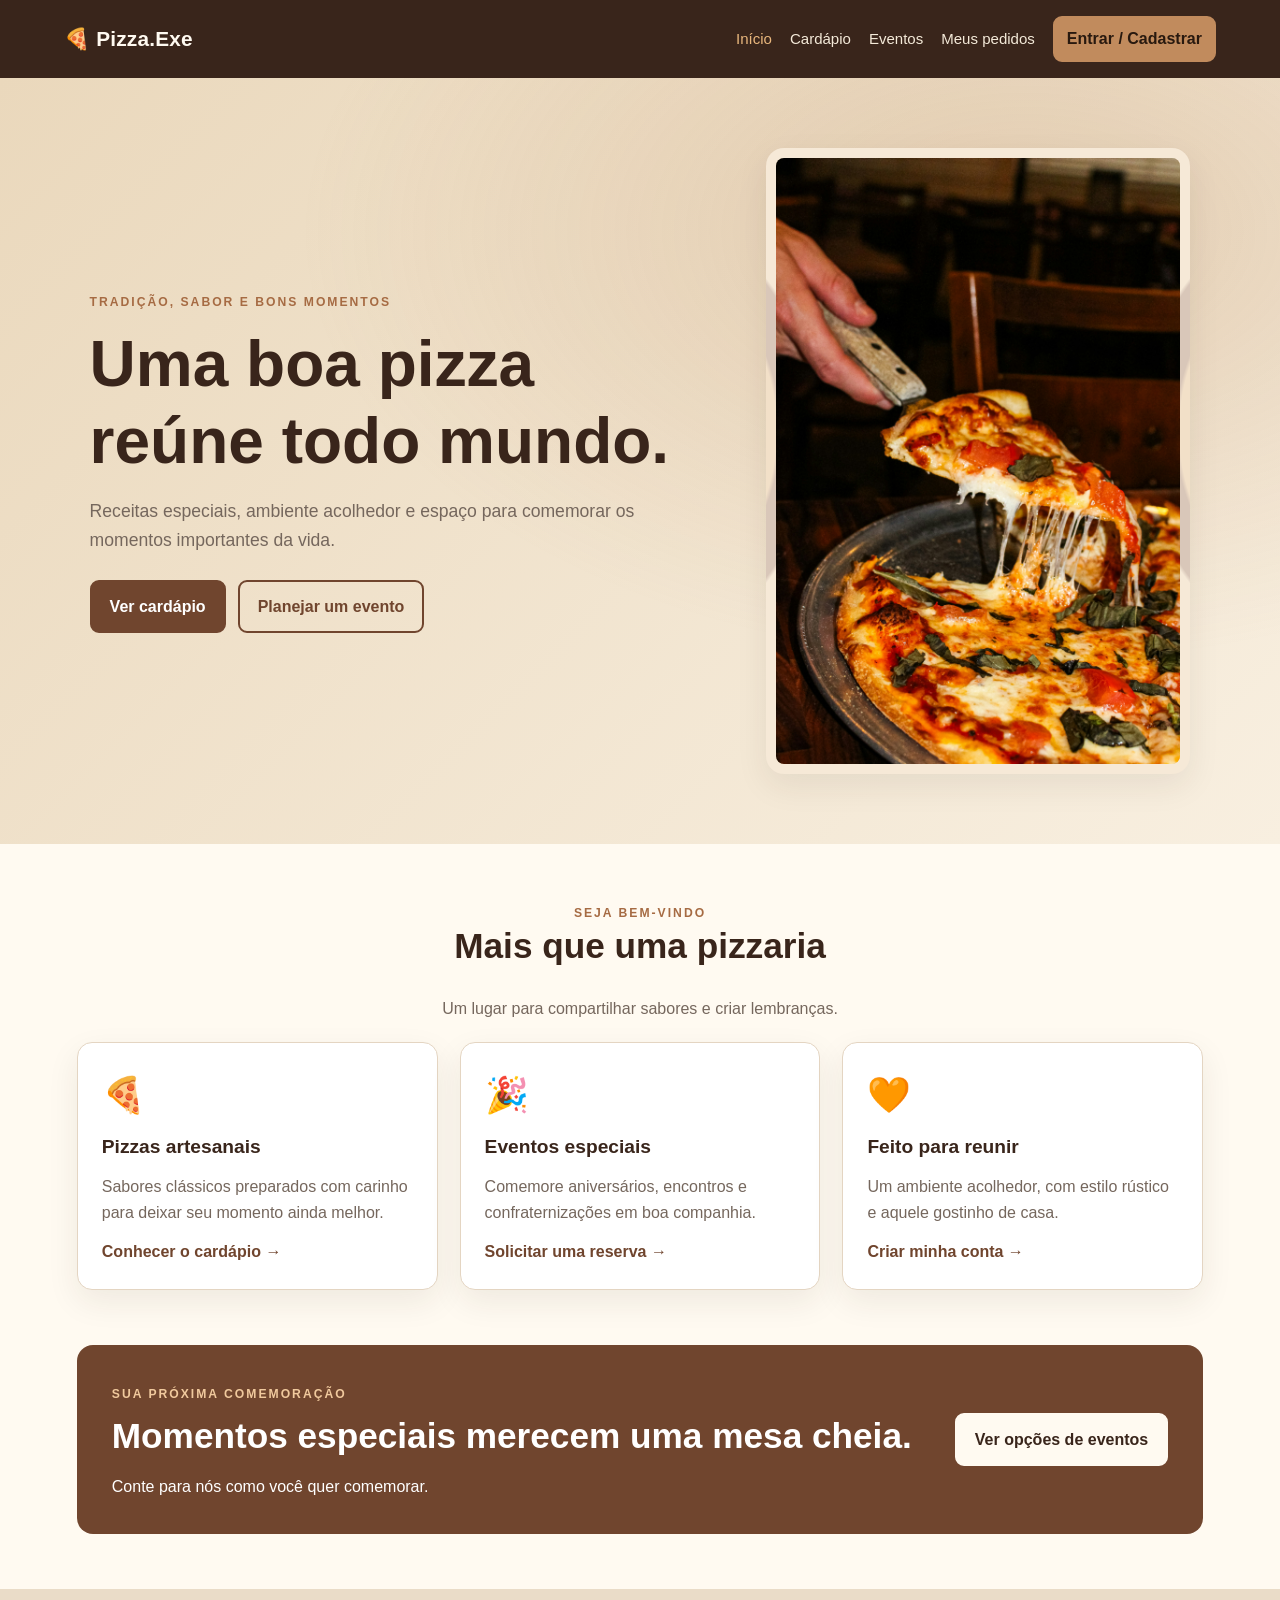
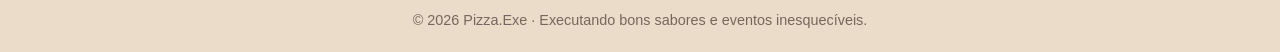
<file: index.html>
<!DOCTYPE html>
<html lang="pt-BR">

<head>
    <meta charset="UTF-8">
    <meta name="viewport" content="width=device-width, initial-scale=1.0">
    <title>Pizza.Exe | Início</title>
    <link rel="stylesheet" href="style.css">
    <script src="js/comum.js" defer></script>
</head>

<body>
    <!-- Cabeçalho compartilhado entre as telas -->
    <header class="cabecalho">
        <a class="logo" href="index.html">🍕 Pizza.Exe</a>
        <nav>
            <a class="ativo" href="index.html">Início</a>
            <a href="sistema.html">Cardápio</a>
            <a href="eventos.html">Eventos</a>
            <a href="pedidos.html">Meus pedidos</a>
            <a class="botao botao-pequeno" href="login.html">Entrar / Cadastrar</a>
        </nav>
    </header>

    <main>
        <!-- Apresentação principal -->
        <section class="hero">
            <div class="hero-texto">
                <span class="etiqueta">TRADIÇÃO, SABOR E BONS MOMENTOS</span>
                <h1>Uma boa pizza reúne todo mundo.</h1>
                <p>Receitas especiais, ambiente acolhedor e espaço para comemorar os momentos importantes da vida.</p>

                <div class="acoes">
                    <a class="botao" href="sistema.html">Ver cardápio</a>
                    <a class="botao botao-contorno" href="eventos.html">Planejar um evento</a>
                </div>
            </div>

            <!-- Foto principal da pizzaria -->
            <div class="hero-imagem">
                <img src="imagens/pizza-principal.jpg" alt="Pizza artesanal recém-assada">
            </div>
        </section>

        <section class="secao">
            <div class="titulo-secao">
                <span class="etiqueta">SEJA BEM-VINDO</span>
                <h2>Mais que uma pizzaria</h2>
                <p>Um lugar para compartilhar sabores e criar lembranças.</p>
            </div>

            <div class="grade grade-3">
                <article class="cartao">
                    <div class="icone">🍕</div>
                    <h3>Pizzas artesanais</h3>
                    <p>Sabores clássicos preparados com carinho para deixar seu momento ainda melhor.</p>
                    <a class="link" href="sistema.html">Conhecer o cardápio →</a>
                </article>

                <article class="cartao">
                    <div class="icone">🎉</div>
                    <h3>Eventos especiais</h3>
                    <p>Comemore aniversários, encontros e confraternizações em boa companhia.</p>
                    <a class="link" href="eventos.html">Solicitar uma reserva →</a>
                </article>

                <article class="cartao">
                    <div class="icone">🧡</div>
                    <h3>Feito para reunir</h3>
                    <p>Um ambiente acolhedor, com estilo rústico e aquele gostinho de casa.</p>
                    <a class="link" href="login.html">Criar minha conta →</a>
                </article>
            </div>
        </section>

        <!-- Faixa para divulgar eventos -->
        <section class="faixa">
            <div>
                <span class="etiqueta">SUA PRÓXIMA COMEMORAÇÃO</span>
                <h2>Momentos especiais merecem uma mesa cheia.</h2>
                <p>Conte para nós como você quer comemorar.</p>
            </div>

            <a class="botao botao-claro" href="eventos.html">Ver opções de eventos</a>
        </section>

    </main>

    <footer>
        <p>© 2026 Pizza.Exe · Executando bons sabores e eventos inesquecíveis.</p>
    </footer>
</body>

</html>
</file>
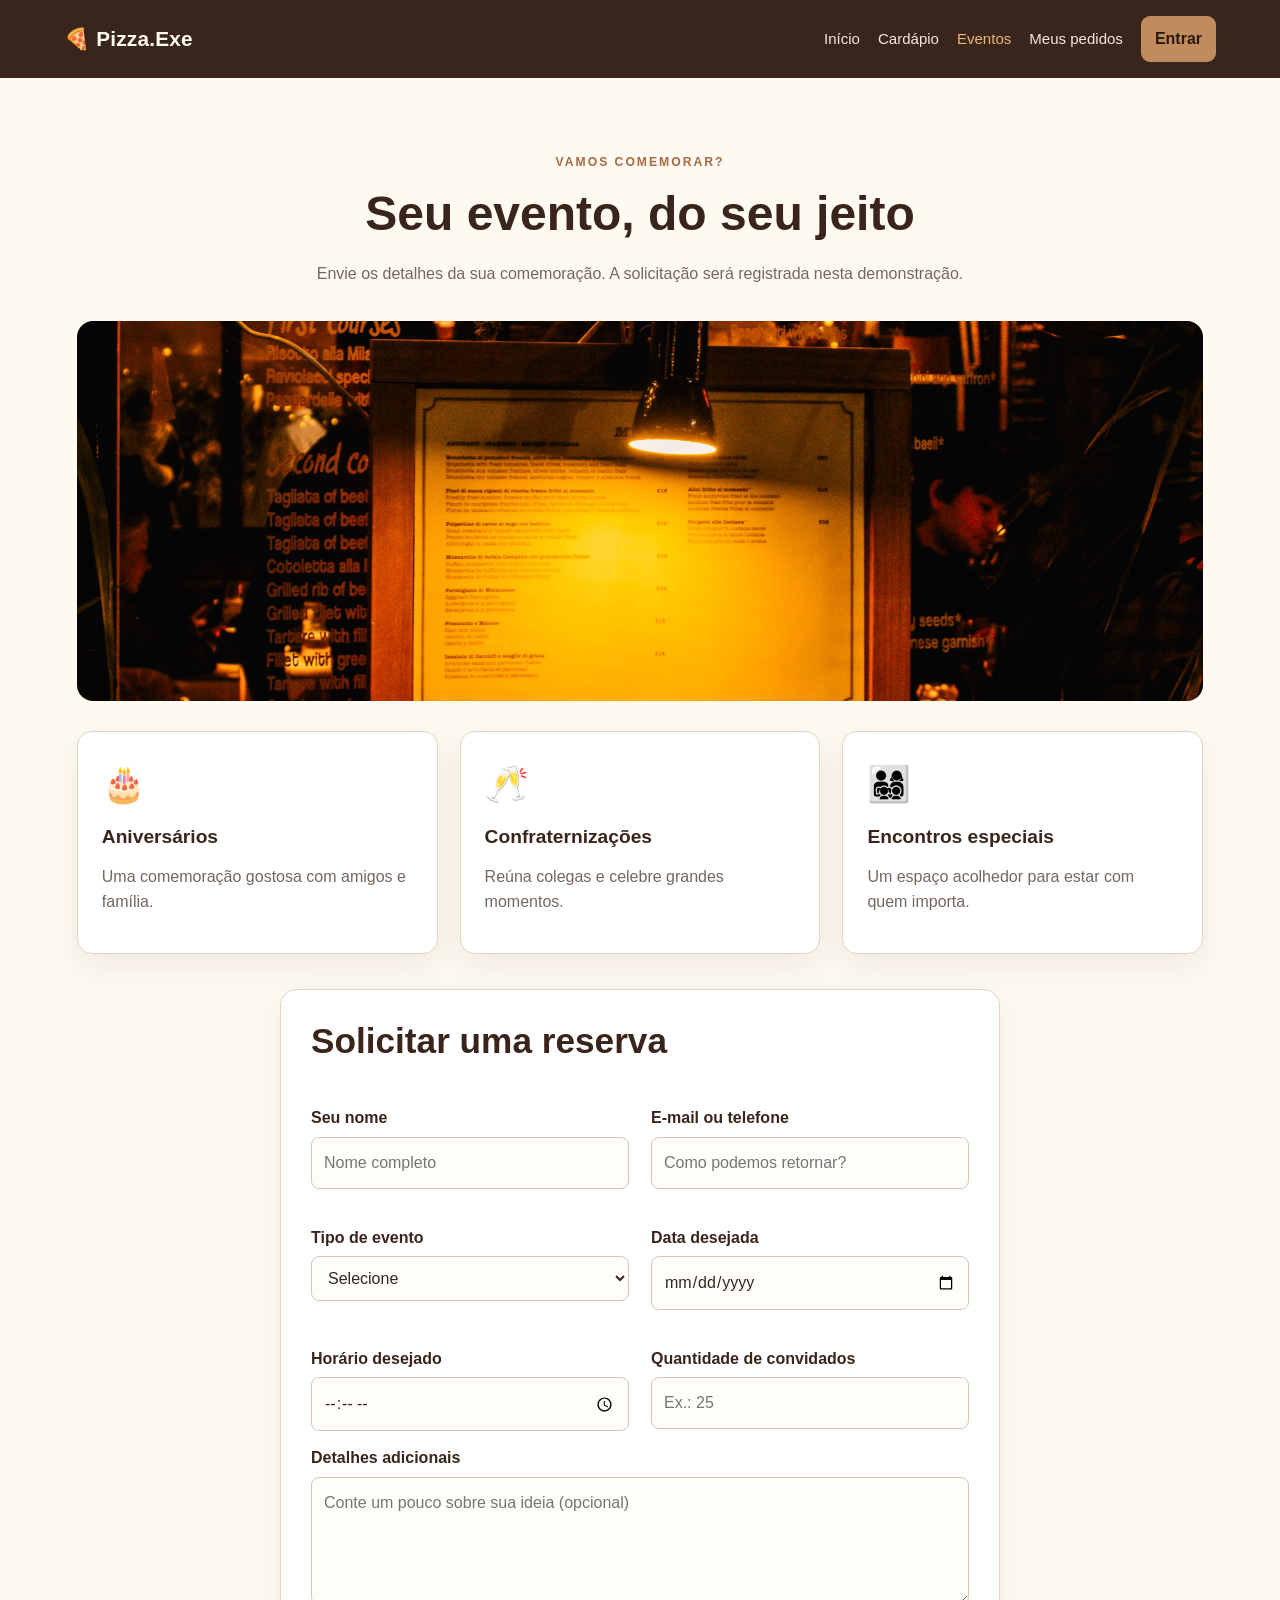
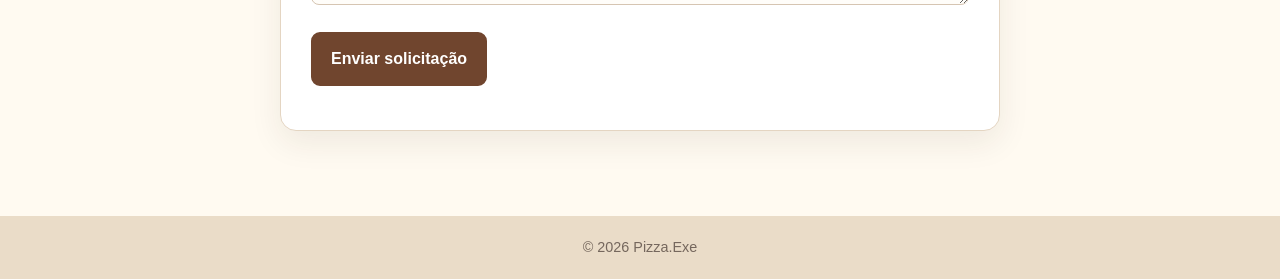
<file: eventos.html>
<!DOCTYPE html>
<html lang="pt-BR">

<head>
    <meta charset="UTF-8">
    <meta name="viewport" content="width=device-width, initial-scale=1.0">
    <title>Pizza.Exe | Eventos</title>
    <link rel="stylesheet" href="style.css">
    <script src="js/comum.js" defer></script>
    <script src="js/eventos.js" defer></script>
</head>

<body>
    <header class="cabecalho">
        <a class="logo" href="index.html">🍕 Pizza.Exe</a>

        <nav>
            <a href="index.html">Início</a>
            <a href="sistema.html">Cardápio</a>
            <a class="ativo" href="eventos.html">Eventos</a>
            <a href="pedidos.html">Meus pedidos</a>
            <a class="botao botao-pequeno" href="login.html">Entrar</a>
        </nav>
    </header>

    <main class="container">
        <section class="titulo-pagina">
            <span class="etiqueta">VAMOS COMEMORAR?</span>
            <h1>Seu evento, do seu jeito</h1>
            <p>Envie os detalhes da sua comemoração. A solicitação será registrada nesta demonstração.</p>
        </section>

        <!-- Imagem do ambiente da pizzaria -->
        <img src="imagens/ambiente.jpg" alt="Ambiente aconchegante da pizzaria para eventos" class="imagem-evento">

        <!-- Tipos de eventos -->
        <section class="grade grade-3 tipos-evento">
            <article class="cartao">
                <div class="icone">🎂</div>
                <h3>Aniversários</h3>
                <p>Uma comemoração gostosa com amigos e família.</p>
            </article>

            <article class="cartao">
                <div class="icone">🥂</div>
                <h3>Confraternizações</h3>
                <p>Reúna colegas e celebre grandes momentos.</p>
            </article>

            <article class="cartao">
                <div class="icone">👨‍👩‍👧‍👦</div>
                <h3>Encontros especiais</h3>
                <p>Um espaço acolhedor para estar com quem importa.</p>
            </article>
        </section>

        <!-- Formulário de reserva -->
        <section class="painel-formulario formulario-evento">
            <h2>Solicitar uma reserva</h2>

            <form id="formEvento">
                <div class="grade grade-2">
                    <div>
                        <label for="nomeEvento">Seu nome</label>
                        <input id="nomeEvento" required placeholder="Nome completo">
                    </div>

                    <div>
                        <label for="contatoEvento">E-mail ou telefone</label>
                        <input id="contatoEvento" required placeholder="Como podemos retornar?">
                    </div>

                    <div>
                        <label for="tipoEvento">Tipo de evento</label>
                        <select id="tipoEvento" required>
                            <option value="">Selecione</option>
                            <option>Aniversário</option>
                            <option>Confraternização</option>
                            <option>Encontro familiar</option>
                            <option>Outro</option>
                        </select>
                    </div>

                    <div>
                        <label for="dataEvento">Data desejada</label>
                        <input type="date" id="dataEvento" required>
                    </div>

                    <div>
                        <label for="horarioEvento">Horário desejado</label>
                        <input type="time" id="horarioEvento" required>
                    </div>

                    <div>
                        <label for="convidadosEvento">Quantidade de convidados</label>
                        <input type="number" id="convidadosEvento" min="1" max="300" required placeholder="Ex.: 25">
                    </div>
                </div>

                <label for="detalhesEvento">Detalhes adicionais</label>
                <textarea id="detalhesEvento" rows="4"
                    placeholder="Conte um pouco sobre sua ideia (opcional)"></textarea>

                <button class="botao" type="submit">Enviar solicitação</button>
            </form>

            <p id="mensagemEvento" class="mensagem" aria-live="polite"></p>
        </section>
    </main>

    <footer>
        <p>© 2026 Pizza.Exe</p>
    </footer>
</body>

</html>
</file>
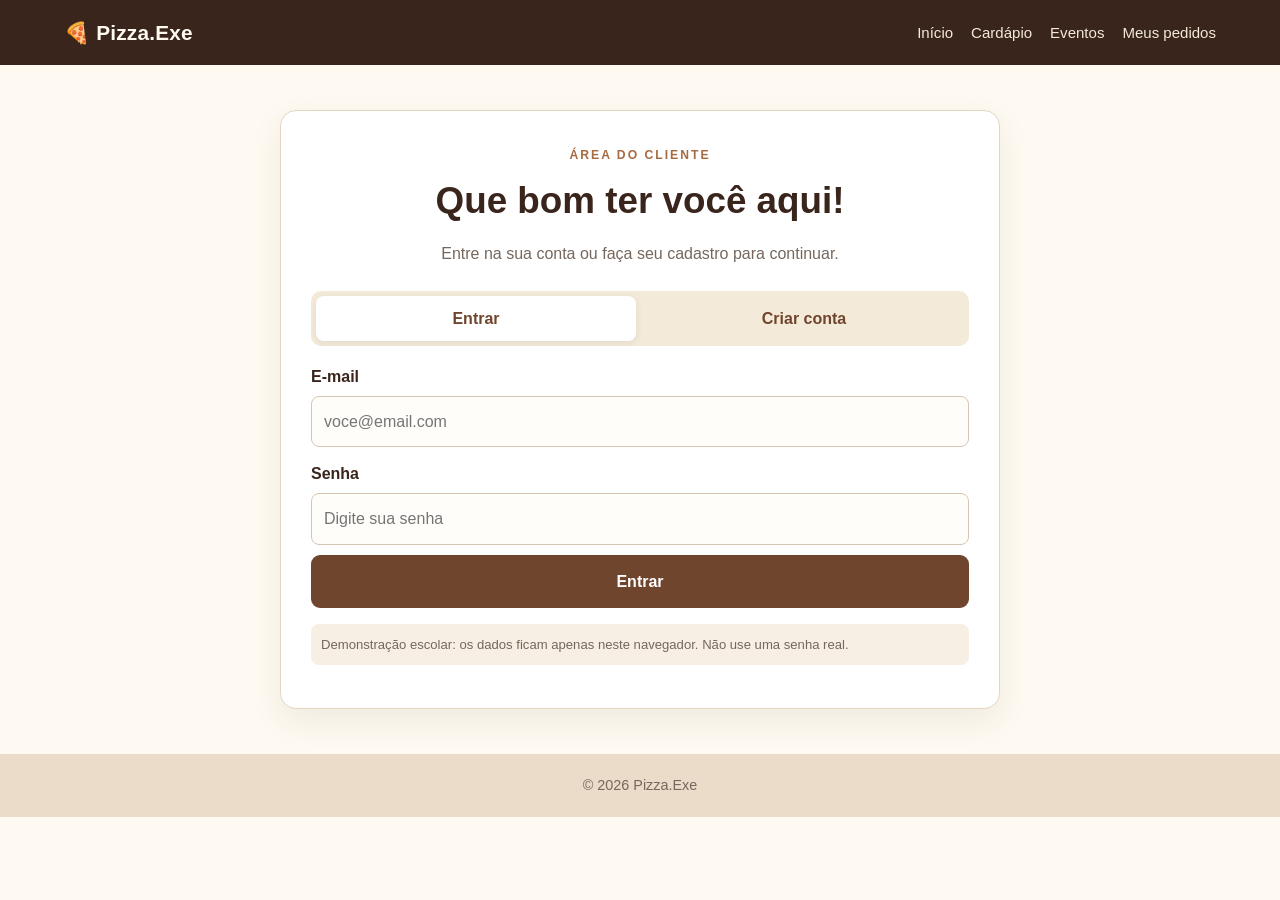
<file: login.html>
<!DOCTYPE html>
<html lang="pt-BR">
<head>
    <meta charset="UTF-8">
    <meta name="viewport" content="width=device-width, initial-scale=1.0">
    <title>Pizza.Exe | Entrar</title>
    <link rel="stylesheet" href="style.css">
    <script src="js/comum.js" defer></script>
    <script src="js/login.js" defer></script>
</head>
<body>
    <header class="cabecalho">
        <a class="logo" href="index.html">🍕 Pizza.Exe</a>
        <nav>
            <a href="index.html">Início</a><a href="sistema.html">Cardápio</a>
            <a href="eventos.html">Eventos</a><a href="pedidos.html">Meus pedidos</a>
        </nav>
    </header>

    <main class="pagina-formulario">
        <section class="painel-formulario">
            <div class="titulo-secao">
                <span class="etiqueta">ÁREA DO CLIENTE</span>
                <h1>Que bom ter você aqui!</h1>
                <p>Entre na sua conta ou faça seu cadastro para continuar.</p>
            </div>

            <div class="abas">
                <button type="button" id="abaLogin" class="aba ativa">Entrar</button>
                <button type="button" id="abaCadastro" class="aba">Criar conta</button>
            </div>

            <!-- Formulário de login -->
            <form id="formLogin">
                <label for="emailLogin">E-mail</label>
                <input type="email" id="emailLogin" required placeholder="voce@email.com">
                <label for="senhaLogin">Senha</label>
                <input type="password" id="senhaLogin" required minlength="4" placeholder="Digite sua senha">
                <button class="botao largura-total" type="submit">Entrar</button>
            </form>

            <!-- Formulário de cadastro, escondido até selecionar a aba -->
            <form id="formCadastro" class="escondido">
                <label for="nomeCadastro">Nome completo</label>
                <input type="text" id="nomeCadastro" required placeholder="Seu nome">
                <label for="emailCadastro">E-mail</label>
                <input type="email" id="emailCadastro" required placeholder="voce@email.com">
                <label for="senhaCadastro">Crie uma senha</label>
                <input type="password" id="senhaCadastro" required minlength="4" placeholder="Mínimo de 4 caracteres">
                <button class="botao largura-total" type="submit">Criar conta</button>
            </form>
            <p id="mensagemLogin" class="mensagem" aria-live="polite"></p>
            <p class="aviso">Demonstração escolar: os dados ficam apenas neste navegador. Não use uma senha real.</p>
        </section>
    </main>
    <footer><p>© 2026 Pizza.Exe </p></footer>
</body>
</html>
</file>
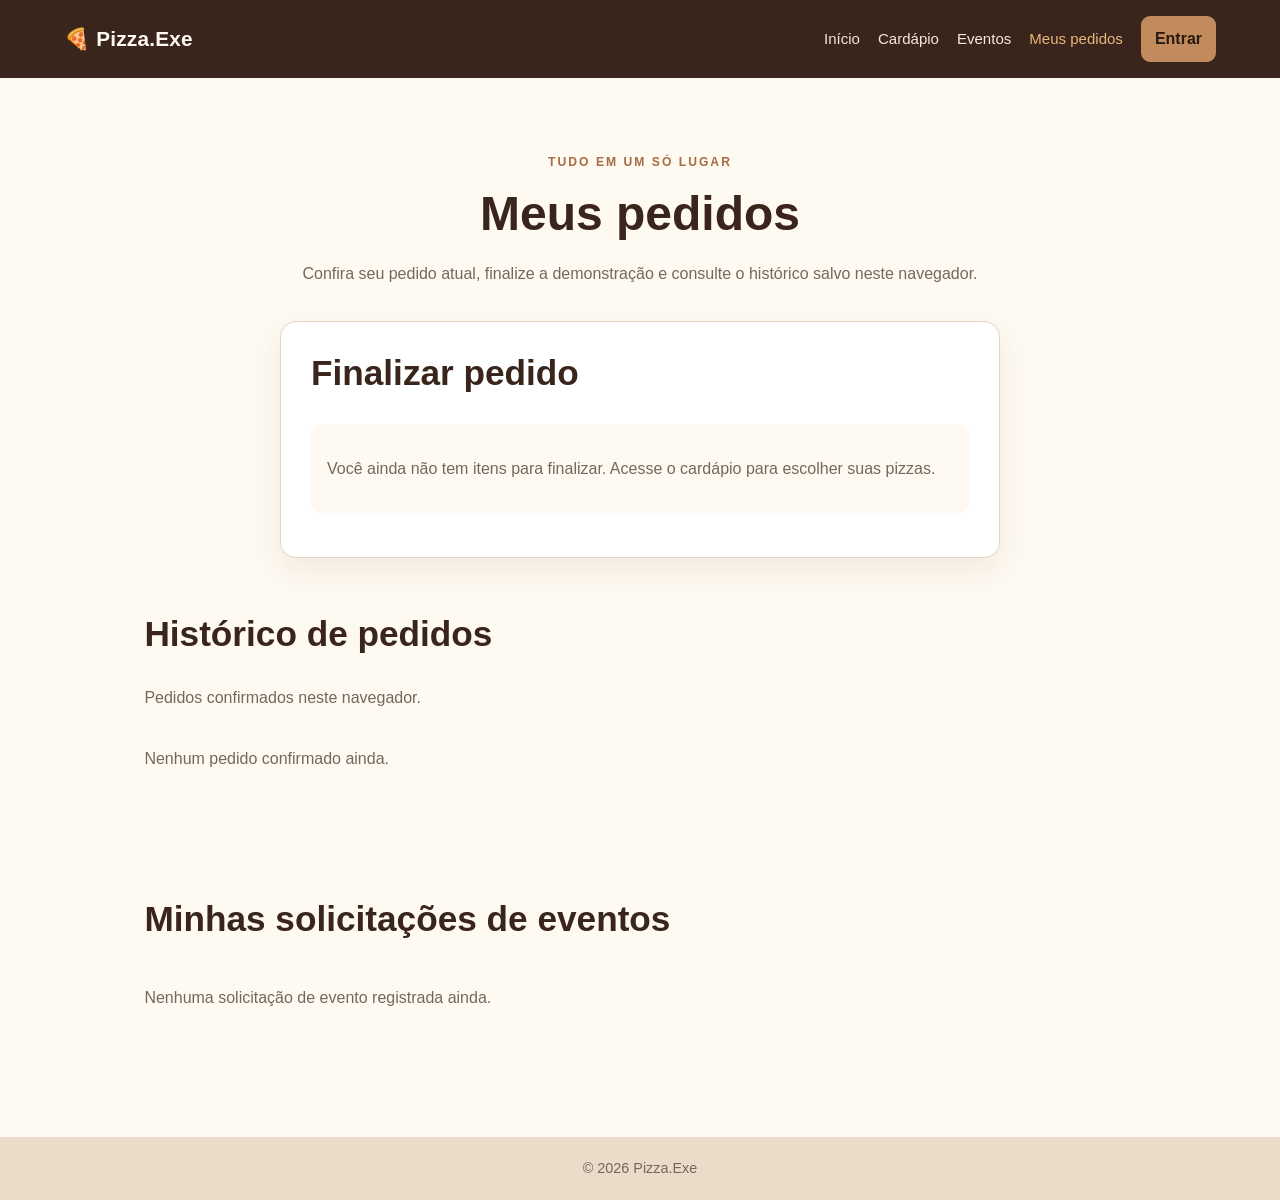
<file: pedidos.html>
<!DOCTYPE html>
<html lang="pt-BR">
<head>
    <meta charset="UTF-8">
    <meta name="viewport" content="width=device-width, initial-scale=1.0">
    <title>Pizza.Exe | Meus pedidos</title>
    <link rel="stylesheet" href="style.css">
    <script src="js/comum.js" defer></script>
    <script src="js/pedidos.js" defer></script>
</head>
<body>
    <header class="cabecalho">
        <a class="logo" href="index.html">🍕 Pizza.Exe</a>
        <nav>
            <a href="index.html">Início</a><a href="sistema.html">Cardápio</a>
            <a href="eventos.html">Eventos</a><a class="ativo" href="pedidos.html">Meus pedidos</a>
            <a class="botao botao-pequeno" href="login.html">Entrar</a>
        </nav>
    </header>

    <main class="container">
        <section class="titulo-pagina">
            <span class="etiqueta">TUDO EM UM SÓ LUGAR</span>
            <h1>Meus pedidos</h1>
            <p>Confira seu pedido atual, finalize a demonstração e consulte o histórico salvo neste navegador.</p>
        </section>

        <section class="painel-formulario">
            <h2>Finalizar pedido</h2>
            <div id="resumoAtual" class="resumo-pedido">
                <p class="texto-suave">Você ainda não tem itens para finalizar. Acesse o cardápio para escolher suas pizzas.</p>
            </div>
            <form id="formFinalizar" class="escondido">
                <label for="endereco">Endereço de entrega</label>
                <input id="endereco" required placeholder="Rua, número, bairro e cidade">
                <label for="pagamento">Forma de pagamento</label>
                <select id="pagamento" required>
                    <option value="">Selecione</option><option>Pix (demonstrativo)</option><option>Cartão na entrega</option><option>Dinheiro na entrega</option>
                </select>
                <button class="botao" type="submit">Confirmar pedido</button>
            </form>
            <p id="mensagemPedido" class="mensagem" aria-live="polite"></p>
        </section>

        <section class="secao">
            <div class="titulo-secao alinhado-esquerda"><h2>Histórico de pedidos</h2><p>Pedidos confirmados neste navegador.</p></div>
            <div id="historicoPedidos" class="grade grade-2"></div>
        </section>

        <section class="secao">
            <div class="titulo-secao alinhado-esquerda"><h2>Minhas solicitações de eventos</h2></div>
            <div id="historicoEventos" class="grade grade-2"></div>
        </section>
    </main>
    <footer><p>© 2026 Pizza.Exe</p></footer>
</body>
</html>
</file>
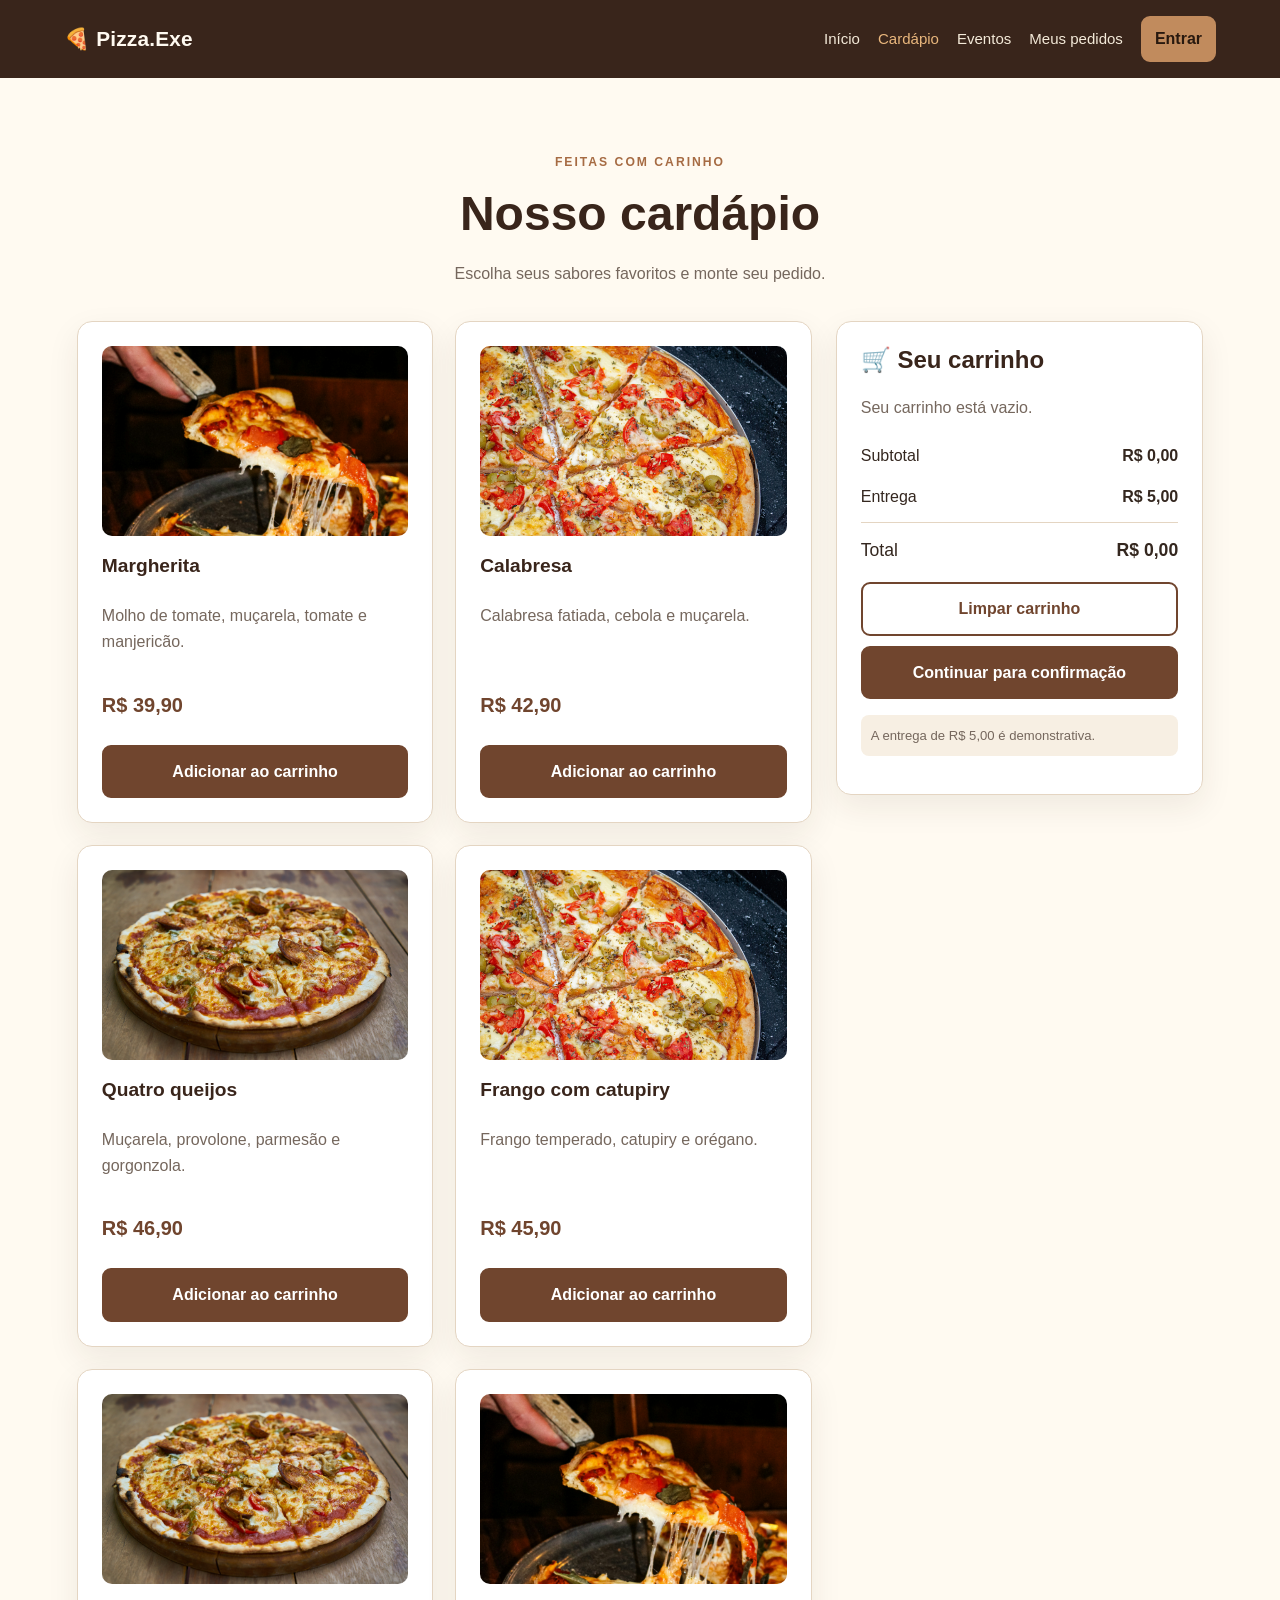
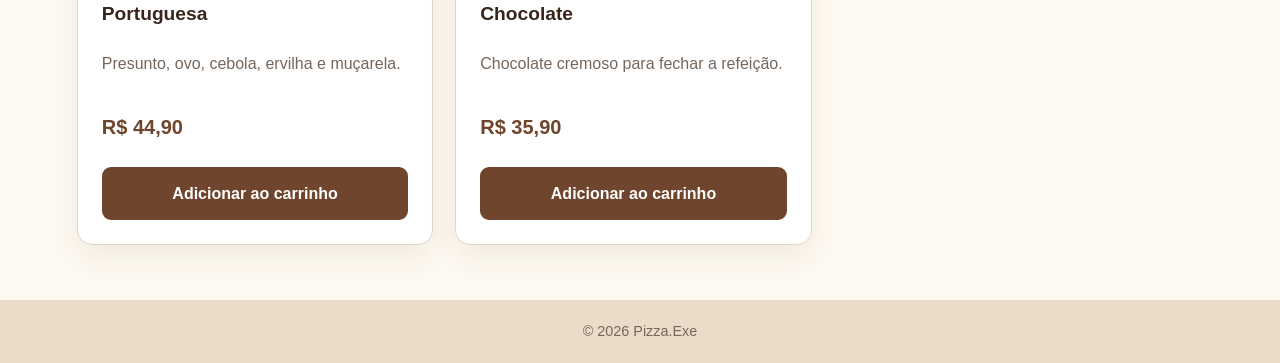
<file: sistema.html>
<!DOCTYPE html>
<html lang="pt-BR">

<head>
    <meta charset="UTF-8">
    <meta name="viewport" content="width=device-width, initial-scale=1.0">
    <title>Pizza.Exe | Cardápio</title>
    <link rel="stylesheet" href="style.css">
    <script src="js/comum.js" defer></script>
    <script src="js/sistema.js" defer></script>
</head>

<body>
    <header class="cabecalho">
        <a class="logo" href="index.html">🍕 Pizza.Exe</a>

        <nav>
            <a href="index.html">Início</a>
            <a class="ativo" href="sistema.html">Cardápio</a>
            <a href="eventos.html">Eventos</a>
            <a href="pedidos.html">Meus pedidos</a>
            <a class="botao botao-pequeno" href="login.html">Entrar</a>
        </nav>
    </header>

    <main class="container">
        <section class="titulo-pagina">
            <span class="etiqueta">FEITAS COM CARINHO</span>
            <h1>Nosso cardápio</h1>
            <p>Escolha seus sabores favoritos e monte seu pedido.</p>
        </section>

        <div class="layout-cardapio">
            <section>
                <div id="listaPizzas" class="grade grade-2">
                    <!-- As pizzas e suas imagens são criadas pelo JavaScript -->
                </div>
            </section>

            <!-- Carrinho de compras -->
            <aside class="carrinho cartao">
                <h2>🛒 Seu carrinho</h2>

                <div id="itensCarrinho">
                    <p class="texto-suave">Seu carrinho está vazio.</p>
                </div>

                <div class="linha-total">
                    <span>Subtotal</span>
                    <strong id="subtotal">R$ 0,00</strong>
                </div>

                <div class="linha-total">
                    <span>Entrega</span>
                    <strong id="entrega">R$ 5,00</strong>
                </div>

                <div class="linha-total total">
                    <span>Total</span>
                    <strong id="total">R$ 5,00</strong>
                </div>

                <button id="limparCarrinho" class="botao botao-contorno largura-total" type="button">
                    Limpar carrinho
                </button>

                <button id="finalizarPedido" class="botao largura-total" type="button">
                    Continuar para confirmação
                </button>

                <p class="aviso">A entrega de R$ 5,00 é demonstrativa.</p>
                <p id="mensagemCarrinho" class="mensagem" aria-live="polite"></p>
            </aside>
        </div>
    </main>

    <footer>
        <p>© 2026 Pizza.Exe</p>
    </footer>
</body>

</html>
</file>
<file: style.css>
/* Cores e medidas principais do projeto */
:root {
    --marrom-escuro: #39251b;
    --marrom: #70452e;
    --caramelo: #a66b43;
    --bege: #f4ead9;
    --creme: #fffaf1;
    --texto: #34271f;
    --texto-suave: #75675d;
    --borda: #e4d5c2;
    --verde: #466345;
    --sombra: 0 12px 32px rgba(57, 37, 27, 0.08);
}

* {
    box-sizing: border-box;
}

html {
    scroll-behavior: smooth;
}

body {
    margin: 0;
    background: var(--creme);
    color: var(--texto);
    font-family: Arial, Helvetica, sans-serif;
    line-height: 1.6;
}

a {
    color: inherit;
    text-decoration: none;
}

button,
input,
select,
textarea {
    font: inherit;
}

button,
.botao {
    cursor: pointer;
}

.cabecalho {
    background: var(--marrom-escuro);
    color: #fffaf1;
    padding: 16px 5%;
    display: flex;
    align-items: center;
    justify-content: space-between;
    gap: 22px;
    flex-wrap: wrap;
}

.logo {
    font-size: 1.3rem;
    font-weight: 800;
    letter-spacing: .2px;
}

.cabecalho nav {
    display: flex;
    align-items: center;
    gap: 18px;
    flex-wrap: wrap;
}

.cabecalho nav a:not(.botao) {
    color: #f4ead9;
    font-size: .94rem;
}

.cabecalho nav a:hover,
.cabecalho nav a.ativo {
    color: #e9b77d;
}

.botao {
    display: inline-flex;
    justify-content: center;
    align-items: center;
    gap: 8px;
    border: 2px solid var(--marrom);
    border-radius: 9px;
    padding: 12px 18px;
    background: var(--marrom);
    color: white;
    font-weight: 700;
    transition: .2s;
}

.botao:hover {
    background: var(--marrom-escuro);
    border-color: var(--marrom-escuro);
    transform: translateY(-1px);
}

.botao-pequeno {
    padding: 8px 12px;
    border-color: #c18b5d;
    background: #c18b5d;
    color: #28190f;
}

.botao-contorno {
    background: transparent;
    color: var(--marrom);
}

.botao-contorno:hover {
    color: white;
}

.botao-claro {
    background: var(--creme);
    border-color: var(--creme);
    color: var(--marrom-escuro);
}

.largura-total {
    width: 100%;
    margin-top: 10px;
}

.hero {
    min-height: 450px;
    padding: 70px 7%;
    display: grid;
    grid-template-columns: 1.2fr .8fr;
    align-items: center;
    gap: 40px;
    background:
        radial-gradient(ellipse at 80% 20%, rgba(177, 124, 75, .24), transparent 50%),
        linear-gradient(135deg, #ead8bc, #f8efe0);
}

.hero-texto {
    max-width: 650px;
}

.etiqueta {
    color: var(--caramelo);
    font-size: .76rem;
    letter-spacing: 2px;
    font-weight: 800;
}

h1,
h2,
h3 {
    line-height: 1.2;
    margin-top: 0;
    color: var(--marrom-escuro);
}

h1 {
    font-size: clamp(2.3rem, 5vw, 4rem);
    margin: 12px 0 18px;
}

h2 {
    font-size: clamp(1.6rem, 3vw, 2.2rem);
}

h3 {
    font-size: 1.2rem;
    margin-bottom: 10px;
}

p {
    color: var(--texto-suave);
}

.hero-texto p {
    max-width: 580px;
    font-size: 1.1rem;
}

.acoes {
    display: flex;
    gap: 12px;
    flex-wrap: wrap;
    margin-top: 26px;
}

.hero-imagem {
    min-height: 290px;
    border: 10px solid rgba(255, 250, 241, .7);
    border-radius: 48% 48% 22px 22px;
    background:
        radial-gradient(circle at 50% 45%, #e3b96f 0 24%, #a64c2d 25% 36%, #6f351f 37% 42%, #d4a46a 43% 52%, #805035 53% 62%, #e0c49c 63%);
    display: grid;
    place-items: center;
    font-size: 5.5rem;
    box-shadow: var(--sombra);
}

.secao,
.container {
    padding: 55px 6%;
}

.titulo-secao,
.titulo-pagina {
    text-align: center;
    margin: 0 auto 30px;
    max-width: 760px;
}

.titulo-secao p,
.titulo-pagina p {
    margin-bottom: 0;
}

.grade {
    display: grid;
    gap: 22px;
}

.grade-3 {
    grid-template-columns: repeat(3, minmax(0, 1fr));
}

.grade-2 {
    grid-template-columns: repeat(2, minmax(0, 1fr));
}

.cartao {
    background: white;
    border: 1px solid var(--borda);
    border-radius: 15px;
    padding: 24px;
    box-shadow: var(--sombra);
}

.cartao p {
    margin-bottom: 14px;
}

.icone {
    font-size: 2.2rem;
    margin-bottom: 12px;
}

.link {
    color: var(--marrom);
    font-weight: 700;
}

.link:hover {
    text-decoration: underline;
}

.faixa {
    margin: 0 6% 55px;
    padding: 35px;
    border-radius: 16px;
    background: var(--marrom);
    display: flex;
    justify-content: space-between;
    align-items: center;
    gap: 25px;
}

.faixa h2,
.faixa p {
    color: white;
}

.faixa h2 {
    margin: 10px 0;
}

.faixa .etiqueta {
    color: #f0c99d;
}

.faixa p {
    margin-bottom: 0;
}

footer {
    padding: 20px;
    text-align: center;
    background: #eadcc8;
}

footer p {
    margin: 0;
    font-size: .9rem;
}

.pagina-formulario {
    min-height: 72vh;
    display: grid;
    place-items: center;
    padding: 45px 18px;
}

.painel-formulario {
    width: min(100%, 720px);
    margin: 0 auto;
    padding: 30px;
    background: white;
    border: 1px solid var(--borda);
    border-radius: 16px;
    box-shadow: var(--sombra);
}

.painel-formulario .titulo-secao {
    margin-bottom: 24px;
}

.painel-formulario h1 {
    font-size: 2.3rem;
}

label {
    display: block;
    margin: 14px 0 6px;
    font-weight: 700;
    color: var(--marrom-escuro);
}

input,
select,
textarea {
    width: 100%;
    border: 1px solid #d6c5b2;
    border-radius: 8px;
    padding: 12px;
    background: #fffdf9;
    color: var(--texto);
}

input:focus,
select:focus,
textarea:focus {
    outline: 2px solid #c18b5d;
    border-color: transparent;
}

textarea {
    resize: vertical;
}

.abas {
    display: grid;
    grid-template-columns: 1fr 1fr;
    gap: 8px;
    padding: 5px;
    margin-bottom: 18px;
    background: var(--bege);
    border-radius: 10px;
}

.aba {
    border: 0;
    border-radius: 8px;
    padding: 10px;
    background: transparent;
    color: var(--marrom);
    font-weight: 700;
}

.aba.ativa {
    background: white;
    box-shadow: 0 2px 8px #00000012;
}

.escondido {
    display: none !important;
}

.mensagem {
    font-weight: 700;
    margin: 14px 0 0;
}

.mensagem.sucesso {
    color: var(--verde);
}

.mensagem.erro {
    color: #a33327;
}

.aviso {
    font-size: .82rem;
    background: #f7efe3;
    border-radius: 8px;
    padding: 10px;
    margin-top: 16px;
}

.titulo-pagina {
    padding: 15px 0 5px;
}

.titulo-pagina h1 {
    font-size: clamp(2rem, 4vw, 3rem);
}

.layout-cardapio {
    display: grid;
    grid-template-columns: minmax(0, 1.6fr) minmax(270px, .8fr);
    gap: 24px;
    align-items: start;
}

.produto {
    display: flex;
    flex-direction: column;
}

.produto-figura {
    min-height: 115px;
    border-radius: 10px;
    display: grid;
    place-items: center;
    background: linear-gradient(135deg, #f1dfc4, #e2c097);
    font-size: 3.6rem;
    margin-bottom: 18px;
}

.produto .descricao {
    flex: 1;
}

.preco {
    font-size: 1.25rem;
    font-weight: 800;
    color: var(--marrom);
}

.carrinho {
    position: sticky;
    top: 16px;
}

.carrinho h2 {
    font-size: 1.5rem;
}

.item-carrinho {
    display: grid;
    grid-template-columns: 1fr auto;
    gap: 8px;
    padding: 12px 0;
    border-bottom: 1px solid var(--borda);
}

.item-carrinho small {
    display: block;
    color: var(--texto-suave);
}

.remover-item {
    border: 0;
    background: transparent;
    color: #a33327;
    font-weight: 700;
}

.linha-total {
    display: flex;
    justify-content: space-between;
    gap: 10px;
    padding: 8px 0;
}

.linha-total.total {
    border-top: 1px solid var(--borda);
    margin-top: 4px;
    padding-top: 13px;
    font-size: 1.1rem;
}

.texto-suave {
    color: var(--texto-suave);
}

.tipos-evento {
    margin-bottom: 35px;
}

.formulario-evento {
    margin-bottom: 30px;
}

.formulario-evento form>.botao {
    margin-top: 20px;
}

.resumo-pedido {
    background: #fffaf1;
    padding: 16px;
    border-radius: 10px;
    margin: 14px 0;
}

.resumo-linha {
    display: flex;
    justify-content: space-between;
    gap: 12px;
    padding: 6px 0;
}

.secao .titulo-secao {
    margin-bottom: 20px;
}

.alinhado-esquerda {
    text-align: left;
    margin-left: 0;
}

.cartao-historico {
    border-left: 5px solid var(--caramelo);
}

@media (max-width: 800px) {
    .hero {
        grid-template-columns: 1fr;
        padding: 48px 6%;
    }

    .hero-imagem {
        min-height: 210px;
    }

    .grade-3 {
        grid-template-columns: 1fr;
    }

    .layout-cardapio {
        grid-template-columns: 1fr;
    }

    .carrinho {
        position: static;
    }

    .faixa {
        align-items: flex-start;
        flex-direction: column;
    }
}

@media (max-width: 560px) {
    .cabecalho {
        align-items: flex-start;
    }

    .cabecalho nav {
        gap: 10px 14px;
    }

    .grade-2 {
        grid-template-columns: 1fr;
    }

    .container,
    .secao {
        padding: 35px 5%;
    }

    .painel-formulario {
        padding: 20px;
    }

    .hero h1 {
        font-size: 2.4rem;
    }
}

/* IMAGEM PRINCIPAL DA PÁGINA INICIAL */
.hero-imagem {
    min-height: 320px;
    overflow: hidden;
    border-radius: 18px;
    background-color: var(--bege);
}

.hero-imagem img {
    width: 100%;
    height: 100%;
    min-height: 320px;
    display: block;
    object-fit: cover;
}

/* IMAGENS DAS PIZZAS NO CARDÁPIO */
.produto-imagem {
    width: 100%;
    height: 190px;
    display: block;
    object-fit: cover;
    border-radius: 10px;
    margin-bottom: 18px;
}

/* IMAGEM DA PÁGINA DE EVENTOS */
.imagem-evento {
    width: 100%;
    max-height: 380px;
    display: block;
    object-fit: cover;
    border-radius: 16px;
    margin: 20px 0 30px;
}

/* AJUSTES PARA CELULARES */
@media (max-width: 600px) {

    .hero-imagem,
    .hero-imagem img {
        min-height: 230px;
    }

    .produto-imagem {
        height: 170px;
    }
}
</file>
